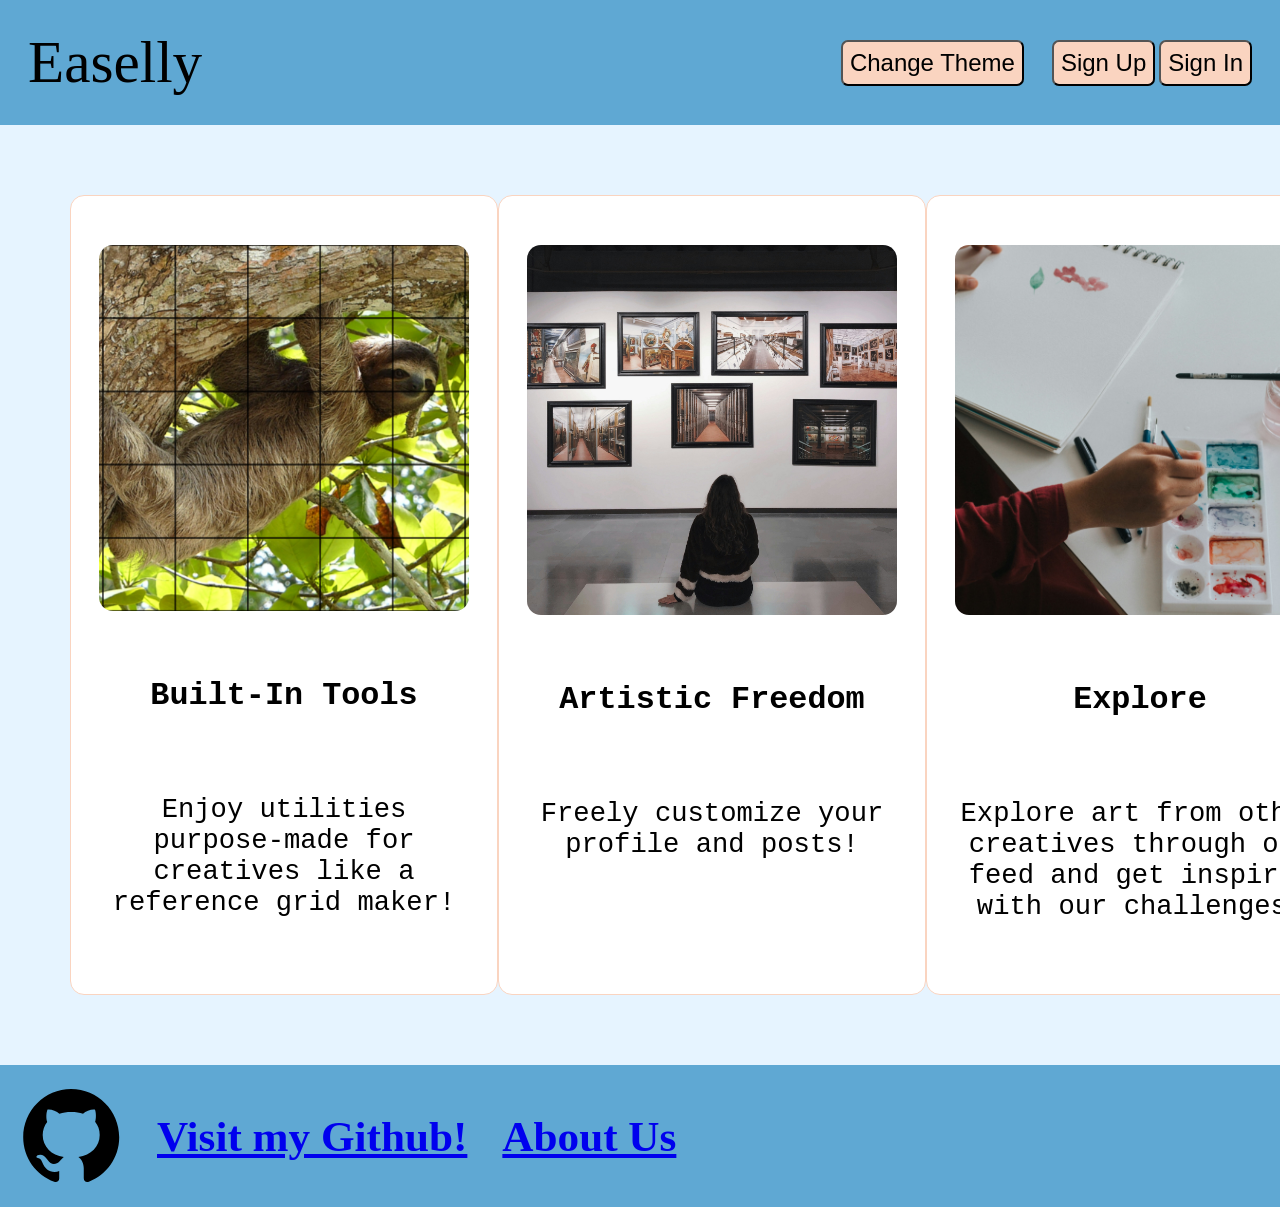
<file: dark_mode_assignment/html/index.html>
<!-- about us page -->
<!-- doctype declaration - lets browser know what document type to expect -->
<!DOCTYPE html>
<!-- html opening tag - all html code for the page needs to go inside these tags; the language has also been set to english -->
<html lang="en">
<!-- opening head tag; this block will hold the metadata for the webpage-->
<head>
    <!-- this line links the external stylesheet to the html code -->
    <link rel="stylesheet" type="text/css" href="../css/style.css">
    <!-- let browser knwo which character set to use -->
    <meta charset="UTF-8">
    <!-- set the page to follow the width of the device, and set the initial scalle to 1 (when page is first loaded) -->
    <meta name="viewport" content="width=device-width, initial-scale=1.0">
    <!-- this is the title of the webpage. it will appear on the browser tab -->
    <title>Easelly</title>
</head>
<body>
    <!-- container for the main webpage content-->
        <div id="main-container">

            <!-- [HEADER] -->
            <header>
                <!-- header container for styling -->
                <div id="header-container">
                    <!-- header title (app name) -->
                    <div id="header-title">
                            Easelly
                    </div>

                    <!-- container holding nav links -->
                    <div id="header-nav-contents">
                        <!-- theme toggle -->
                        <div class="theme-toggle">
                                <button id="theme-toggle-btn">
                                    Change Theme
                                </button>
                        </div>

                        <!-- user authentication buttons (in progress) -->
                        <div class="authentication-action-buttons">
                                <button id="sign-up-button" class="nav-item">
                                    Sign Up
                                </button>
                                <button id="sign-in-button" class="nav-item">
                                    Sign In
                                </button>
                        </div>
                    </div>
                </div>
            </header>
            <!-- [HEADER END] -->

            <!-- [MAIN CONTENT]-->
            <main>
                <!-- main content container -->
                <div id="main-content-container">
                    <!-- card 1 -->
                    <div class="feature-card">
                        <img src="../img/sloth.png" alt="sloth picture with reference grid over it" class="card-img">
                        <h3>
                            Built-In Tools
                        </h3>
                        <p>
                            Enjoy utilities purpose-made for creatives like a reference grid maker!
                        </p>
                    </div>
                    <!-- card 2 -->
                    <div class="feature-card">
                        <img src="../img/museum_wall.jpg" alt="person looking at artworks on a museum wall" class="card-img">
                        <h3>
                            Artistic Freedom
                        </h3>
                        <p>
                            Freely customize your profile and posts!
                        </p>
                    </div>
                    <!-- card 3 -->
                    <div class="feature-card">
                        <img src="../img/painting.jpg" alt="watercolor painting" class="card-img">
                        <h3>
                            Explore
                        </h3>
                        <p>
                            Explore art from other creatives through our feed and get inspired with our challenges!
                        </p>
                    </div>
                </div>
            </main>
            <!-- [MAIN CONTENT END] -->

            <!-- [FOOTER] -->
            <footer>
                <div class="footer-item">
                    <img src="../img/GitHub_Invertocat_Black_Clearspace.svg" alt="github logo" id="github-logo-image">
                    <a href="https://github.com/r2rose" class="footer-link">Visit my Github!</a>
                </div>
                <div class="footer-item">
                    <a href="../html/about.html" class="footer-link">About Us</a>
                </div>
            </footer>
            <!-- [FOOTER END] -->
        </div>
    <script src="../js/dark_mode.js"></script>
</body>
</html>
</file>
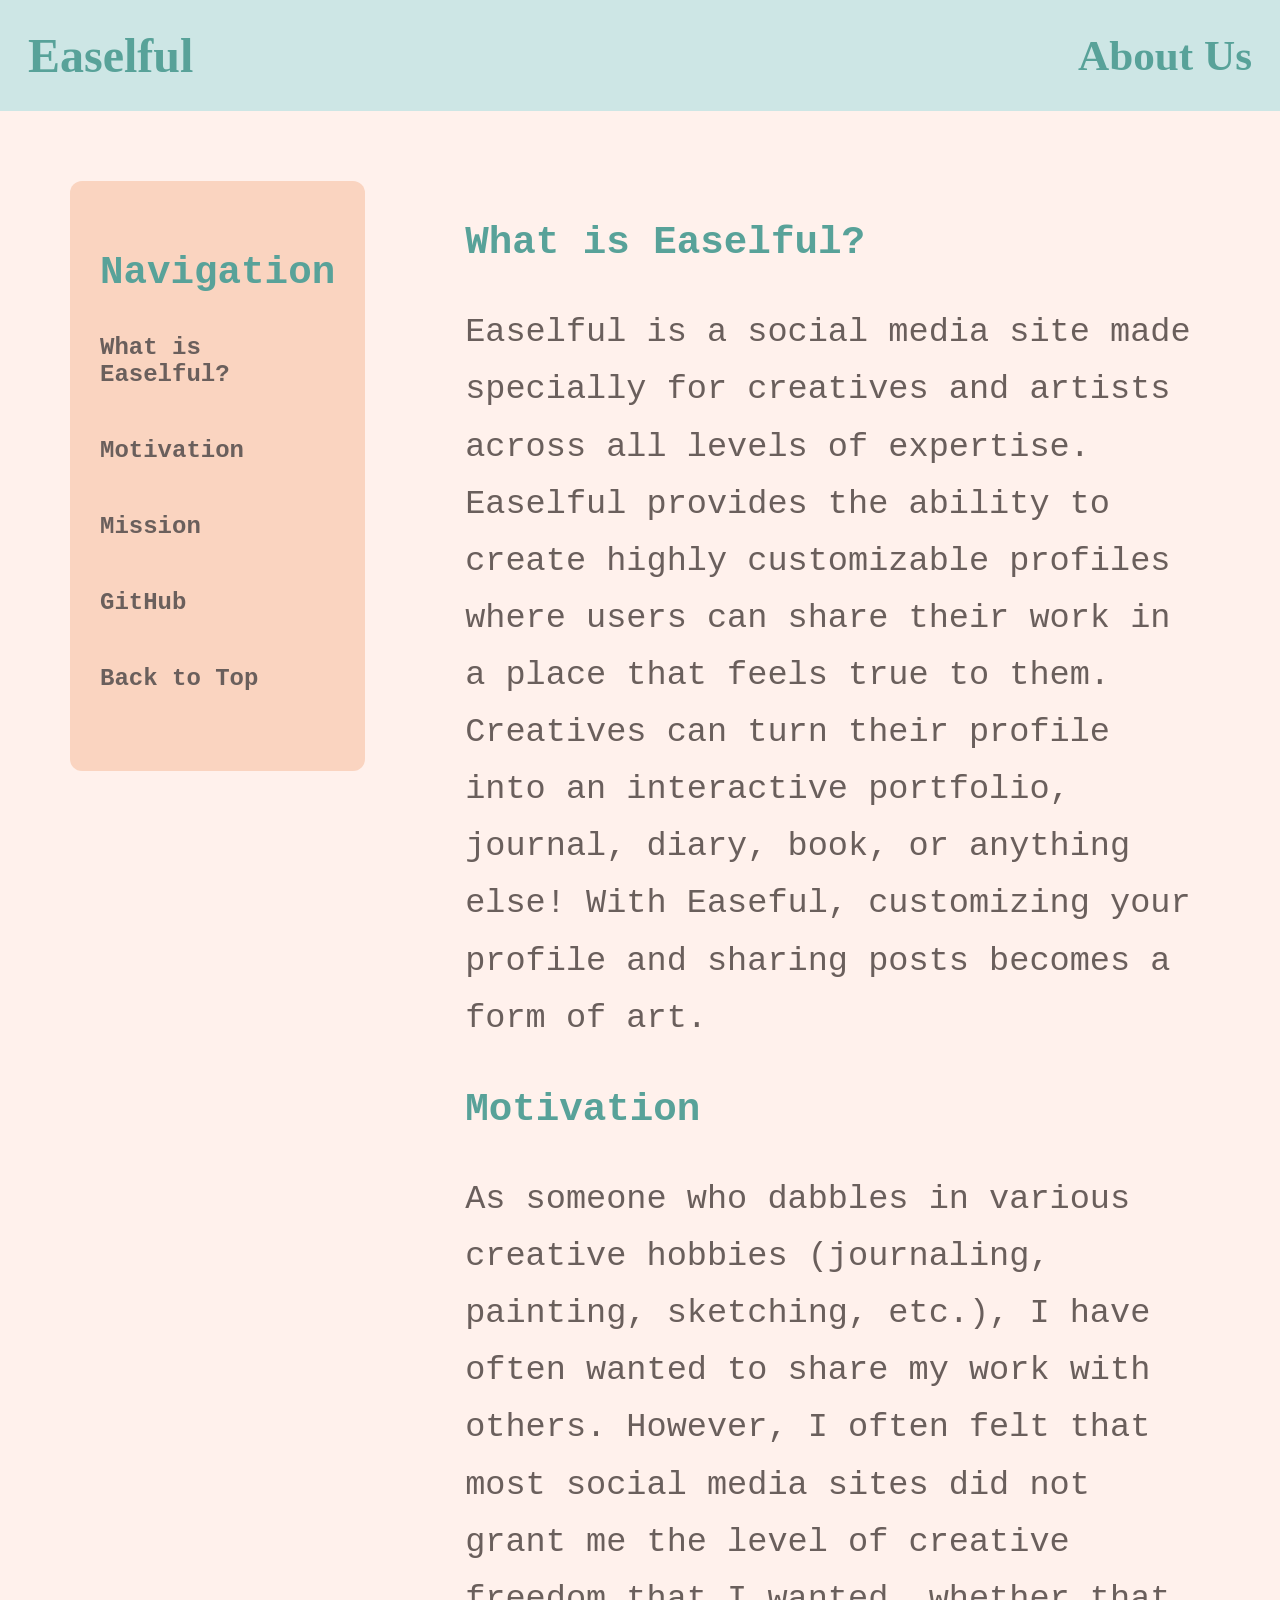
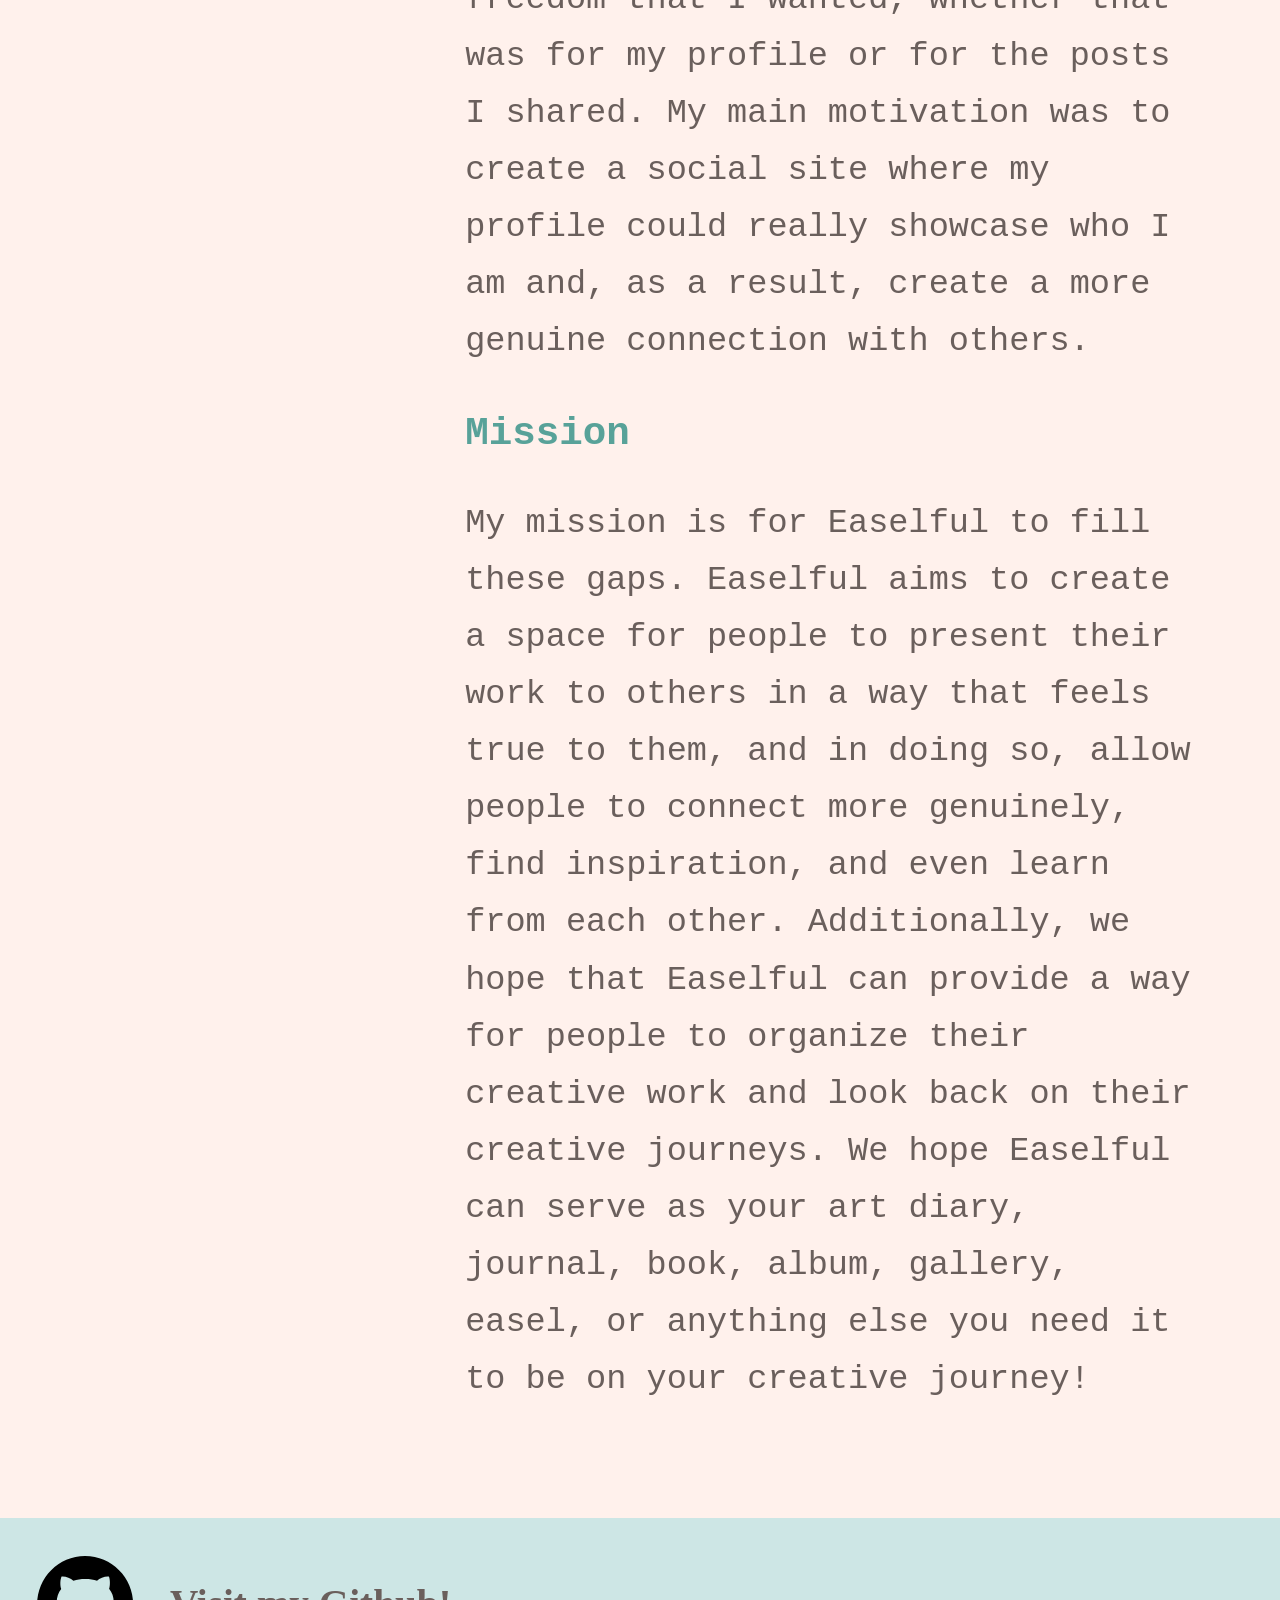
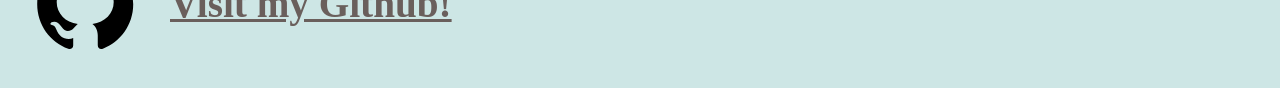
<file: css_content_layouts_assignment/html/about.html>
<!-- about us page -->
<!-- doctype declaration - lets browser know what document type to expect -->
<!DOCTYPE html>
<!-- html opening tag - all html code for the page needs to go inside these tags; the language has also been set to english -->
<html lang="en">
<!-- opening head tag; this block will hold the metadata for the webpage-->
<head>
    <!-- this line links the external stylesheet to the html code -->
    <link rel="stylesheet" type="text/css" href="../css/style.css">
    <!-- let browser knwo which character set to use -->
    <meta charset="UTF-8">
    <!-- set the page to follow the width of the device, and set the initial scalle to 1 (when page is first loaded) -->
    <meta name="viewport" content="width=device-width, initial-scale=1.0">
    <!-- this is the title of the webpage. it will appear on the browser tab -->
    <title>About Us</title>
</head>
<!-- added id to return to top of the page -->
<body id="top">
    <!-- the page content will be wrapped in a "container"; this also makes applying styling using css easier -->
    <div id="container">
        <!-- this is the header element -->
        <header>
            <!-- site name element inside the header (given a "header-site-name" id for css styling)-->
            <h1 id="header-site-name">
                Easelful
            </h1>
            <!-- page name element inside the header (given a "header-page-name" id for css styling)-->
            <h2 id="header-page-name">
                About Us
            </h2>
        </header>

        <!-- container for the main webpage content-->
        <div id="main">
            <!-- vertical navbar on the left (spanning from bottom of header to top of footer) -->
            <nav id="vertical-navbar">
                <h3 class="main-header">
                    Navigation
                </h3>
                <!-- list of navbar links -->
                <ul>
                    <li>
                        <a href="#what-is-easelful" class="main-content">
                            What is Easelful?
                        </a>
                    </li>

                    <li>
                        <a href="#motivation" class="main-content">
                            Motivation
                        </a>
                    </li>

                    <li>
                        <a href="#mission" class="main-content">
                            Mission
                        </a>
                    </li>

                    <li>
                        <a href="#github-link" class="main-content">
                            GitHub
                        </a>
                    </li>

                    <li>
                        <a href="#top" class="main-content">
                            Back to Top
                        </a>
                    </li>
                </ul>


            </nav>

            <!-- wrap text content for css flexbox -->
            <div id="main-content-wrapper">
                <h3 class="main-header" id="what-is-easelful">
                    What is Easelful?
                </h3>
                <p class="main-content">
                    Easelful is a social media site made specially for creatives and artists across all levels of expertise.
                    Easelful provides the ability to create highly customizable profiles where users can share their work in a place that feels true to them.
                    Creatives can turn their profile into an interactive portfolio, journal, diary, book, or anything else!
                    With Easeful, customizing your profile and sharing posts becomes a form of art.
                </p>

                <h3 class="main-header" id="motivation">
                    Motivation
                </h3>
                <p class="main-content">
                    As someone who dabbles in various creative hobbies (journaling, painting, sketching, etc.), I have often wanted to share my work with others.
                    However, I often felt that most social media sites did not grant me the level of creative freedom that I wanted, whether that was for my profile or for the posts I shared.
                    My main motivation was to create a social site where my profile could really showcase who I am and, as a result, create a more genuine connection with others.
                </p>
                <h3 class="main-header" id="mission">
                    Mission
                </h3>
                <p class="main-content">
                    My mission is for Easelful to fill these gaps. 
                    Easelful aims to create a space for people to present their work to others in a way that feels true to them, and in doing so, allow people to connect more genuinely, find inspiration, and even learn from each other.
                    Additionally, we hope that Easelful can provide a way for people to organize their creative work and look back on their creative journeys.
                    We hope Easelful can serve as your art diary, journal, book, album, gallery, easel, or anything else you need it to be on your creative journey!
                </p>
            </div>
        </div>

        <!-- footer element -->
        <footer>
            <img src="../../external_stylesheet_assignment/images/GitHub_Invertocat_Black_Clearspace.svg" alt="github logo" id="github-logo-image">
            <a href="https://github.com/r2rose" id="github-link">Visit my Github!</a>
        </footer>
    </div>
</body>
</html>
</file>
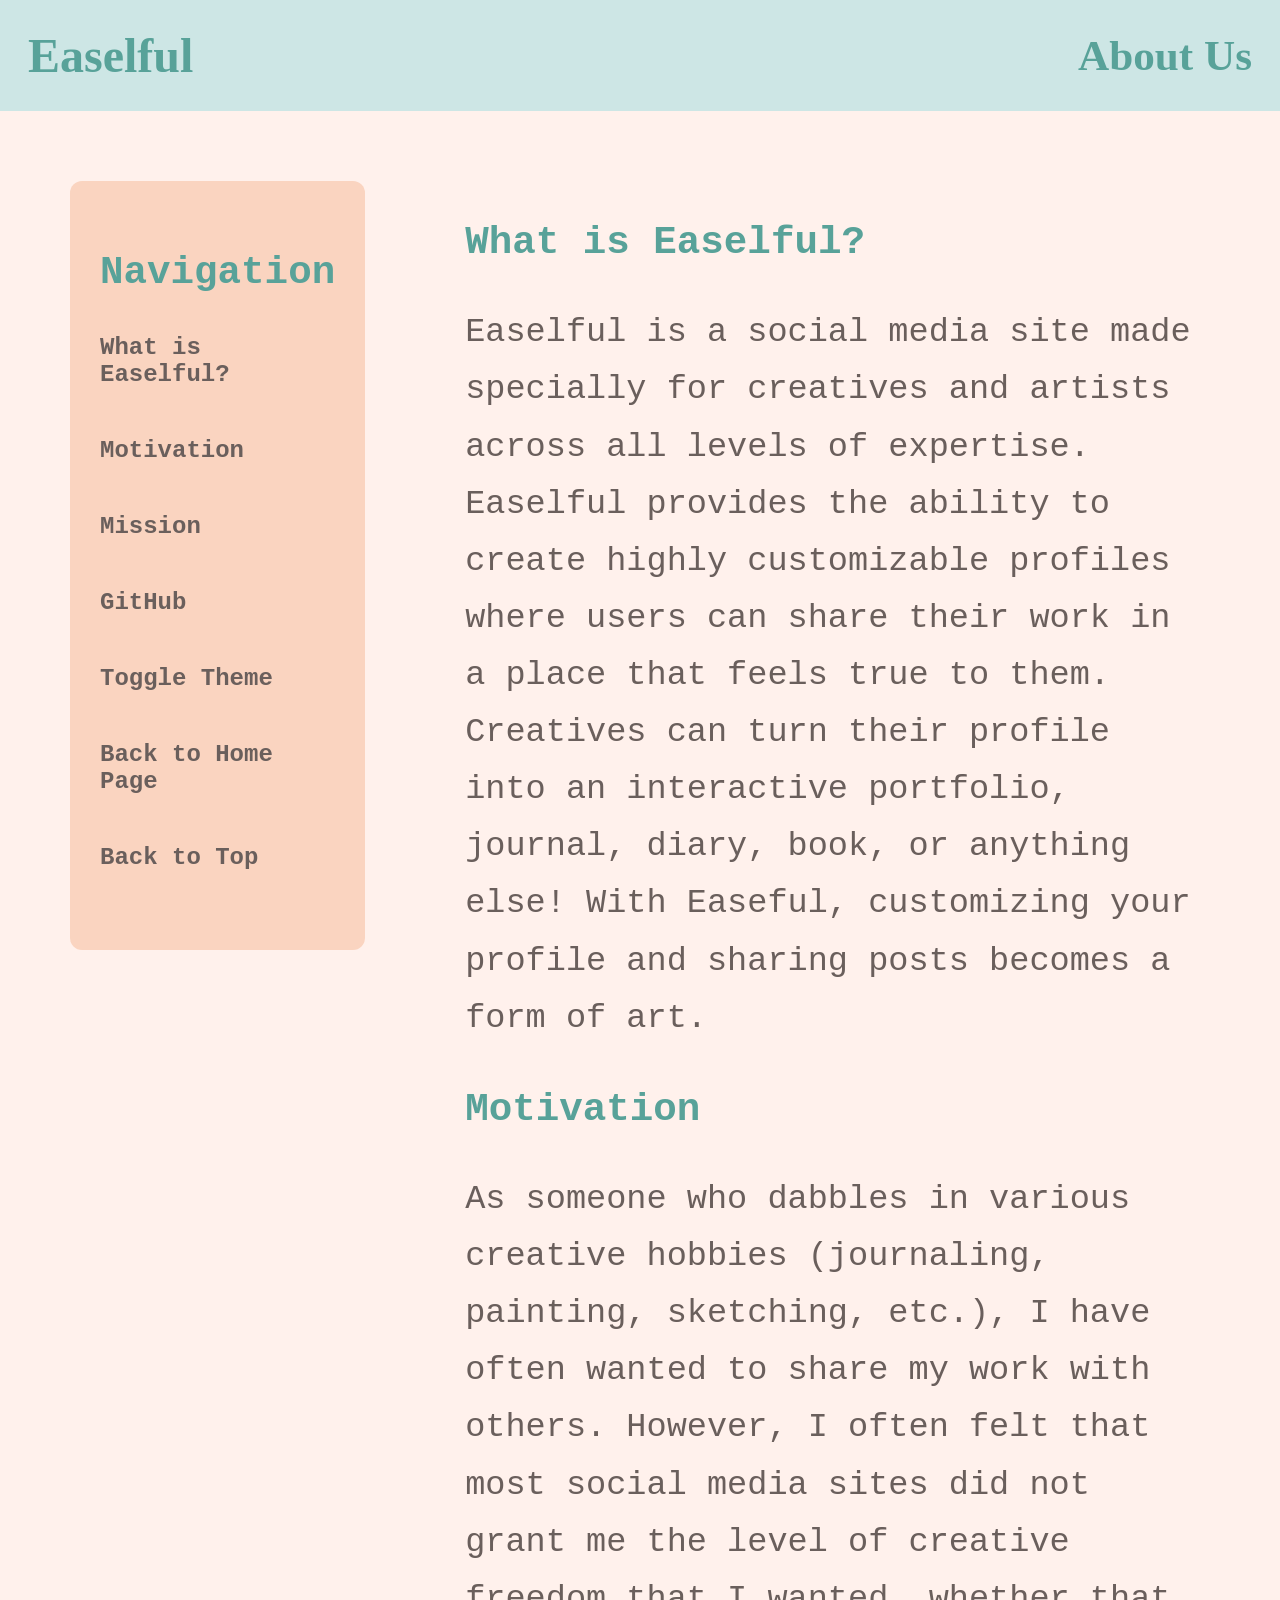
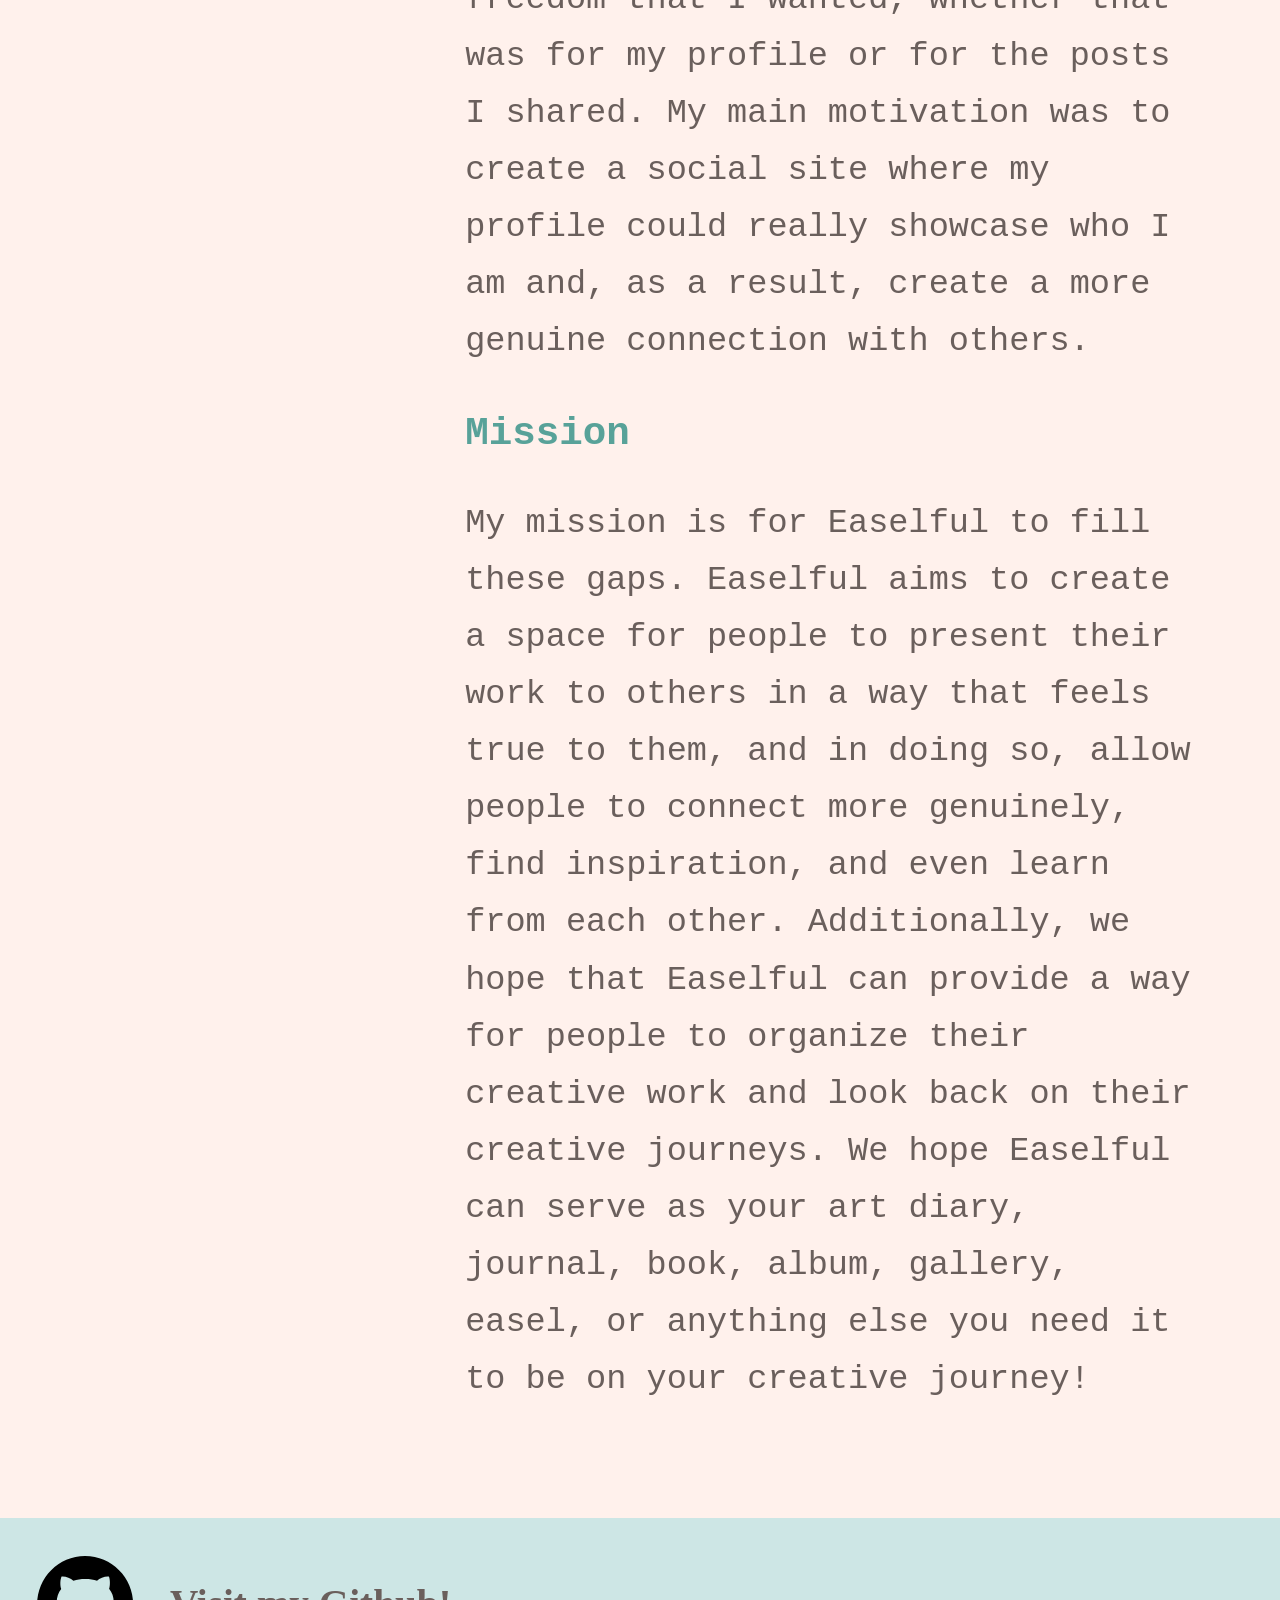
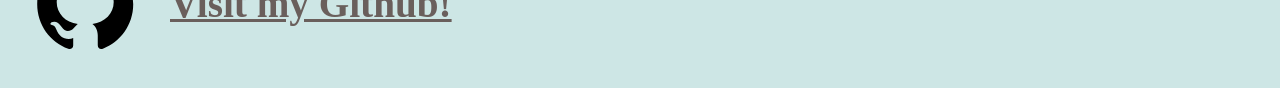
<file: dark_mode_assignment/html/about.html>
<!-- about us page -->
<!-- doctype declaration - lets browser know what document type to expect -->
<!DOCTYPE html>
<!-- html opening tag - all html code for the page needs to go inside these tags; the language has also been set to english -->
<html lang="en">
<!-- opening head tag; this block will hold the metadata for the webpage-->
<head>
    <!-- this line links the external stylesheet to the html code -->
    <link rel="stylesheet" type="text/css" href="../css/about.css">
    <!-- let browser knwo which character set to use -->
    <meta charset="UTF-8">
    <!-- set the page to follow the width of the device, and set the initial scalle to 1 (when page is first loaded) -->
    <meta name="viewport" content="width=device-width, initial-scale=1.0">
    <!-- this is the title of the webpage. it will appear on the browser tab -->
    <title>About Us</title>
</head>
<!-- added id to return to top of the page -->
<body id="top">
    <!-- the page content will be wrapped in a "container"; this also makes applying styling using css easier -->
    <div id="container">
        <!-- this is the header element -->
        <header>
            <!-- site name element inside the header (given a "header-site-name" id for css styling)-->
            <h1 id="header-site-name">
                Easelful
            </h1>
            <!-- page name element inside the header (given a "header-page-name" id for css styling)-->
            <h2 id="header-page-name">
                About Us
            </h2>
        </header>

        <!-- container for the main webpage content-->
        <div id="main">
            <!-- vertical navbar on the left (spanning from bottom of header to top of footer) -->
            <nav id="vertical-navbar">
                <h3 class="main-header">
                    Navigation
                </h3>
                <!-- list of navbar links -->
                <ul>
                    <li>
                        <a href="#what-is-easelful" class="main-content">
                            What is Easelful?
                        </a>
                    </li>

                    <li>
                        <a href="#motivation" class="main-content">
                            Motivation
                        </a>
                    </li>

                    <li>
                        <a href="#mission" class="main-content">
                            Mission
                        </a>
                    </li>

                    <li>
                        <a href="#github-link" class="main-content">
                            GitHub
                        </a>
                    </li>
                    <li>
                        <a href="#" id="theme-toggle-btn" class="main-content">
                            Toggle Theme
                        </a>
                    </li>
                    <li>
                        <a href="../html/index.html" class="main-content">
                            Back to Home Page
                        </a>
                    </li>
                    <li>
                        <a href="#top" class="main-content">
                            Back to Top
                        </a>
                    </li>
                </ul>


            </nav>

            <!-- wrap text content for css flexbox -->
            <div id="main-content-wrapper">
                <h3 class="main-header" id="what-is-easelful">
                    What is Easelful?
                </h3>
                <p class="main-content">
                    Easelful is a social media site made specially for creatives and artists across all levels of expertise.
                    Easelful provides the ability to create highly customizable profiles where users can share their work in a place that feels true to them.
                    Creatives can turn their profile into an interactive portfolio, journal, diary, book, or anything else!
                    With Easeful, customizing your profile and sharing posts becomes a form of art.
                </p>

                <h3 class="main-header" id="motivation">
                    Motivation
                </h3>
                <p class="main-content">
                    As someone who dabbles in various creative hobbies (journaling, painting, sketching, etc.), I have often wanted to share my work with others.
                    However, I often felt that most social media sites did not grant me the level of creative freedom that I wanted, whether that was for my profile or for the posts I shared.
                    My main motivation was to create a social site where my profile could really showcase who I am and, as a result, create a more genuine connection with others.
                </p>
                <h3 class="main-header" id="mission">
                    Mission
                </h3>
                <p class="main-content">
                    My mission is for Easelful to fill these gaps. 
                    Easelful aims to create a space for people to present their work to others in a way that feels true to them, and in doing so, allow people to connect more genuinely, find inspiration, and even learn from each other.
                    Additionally, we hope that Easelful can provide a way for people to organize their creative work and look back on their creative journeys.
                    We hope Easelful can serve as your art diary, journal, book, album, gallery, easel, or anything else you need it to be on your creative journey!
                </p>
            </div>
        </div>

        <!-- footer element -->
        <footer>
            <img src="../../external_stylesheet_assignment/images/GitHub_Invertocat_Black_Clearspace.svg" alt="github logo" id="github-logo-image">
            <a href="https://github.com/r2rose" id="github-link">Visit my Github!</a>
        </footer>
    </div>
<script src="../js/dark_mode.js"></script>
</body>
</html>
</file>
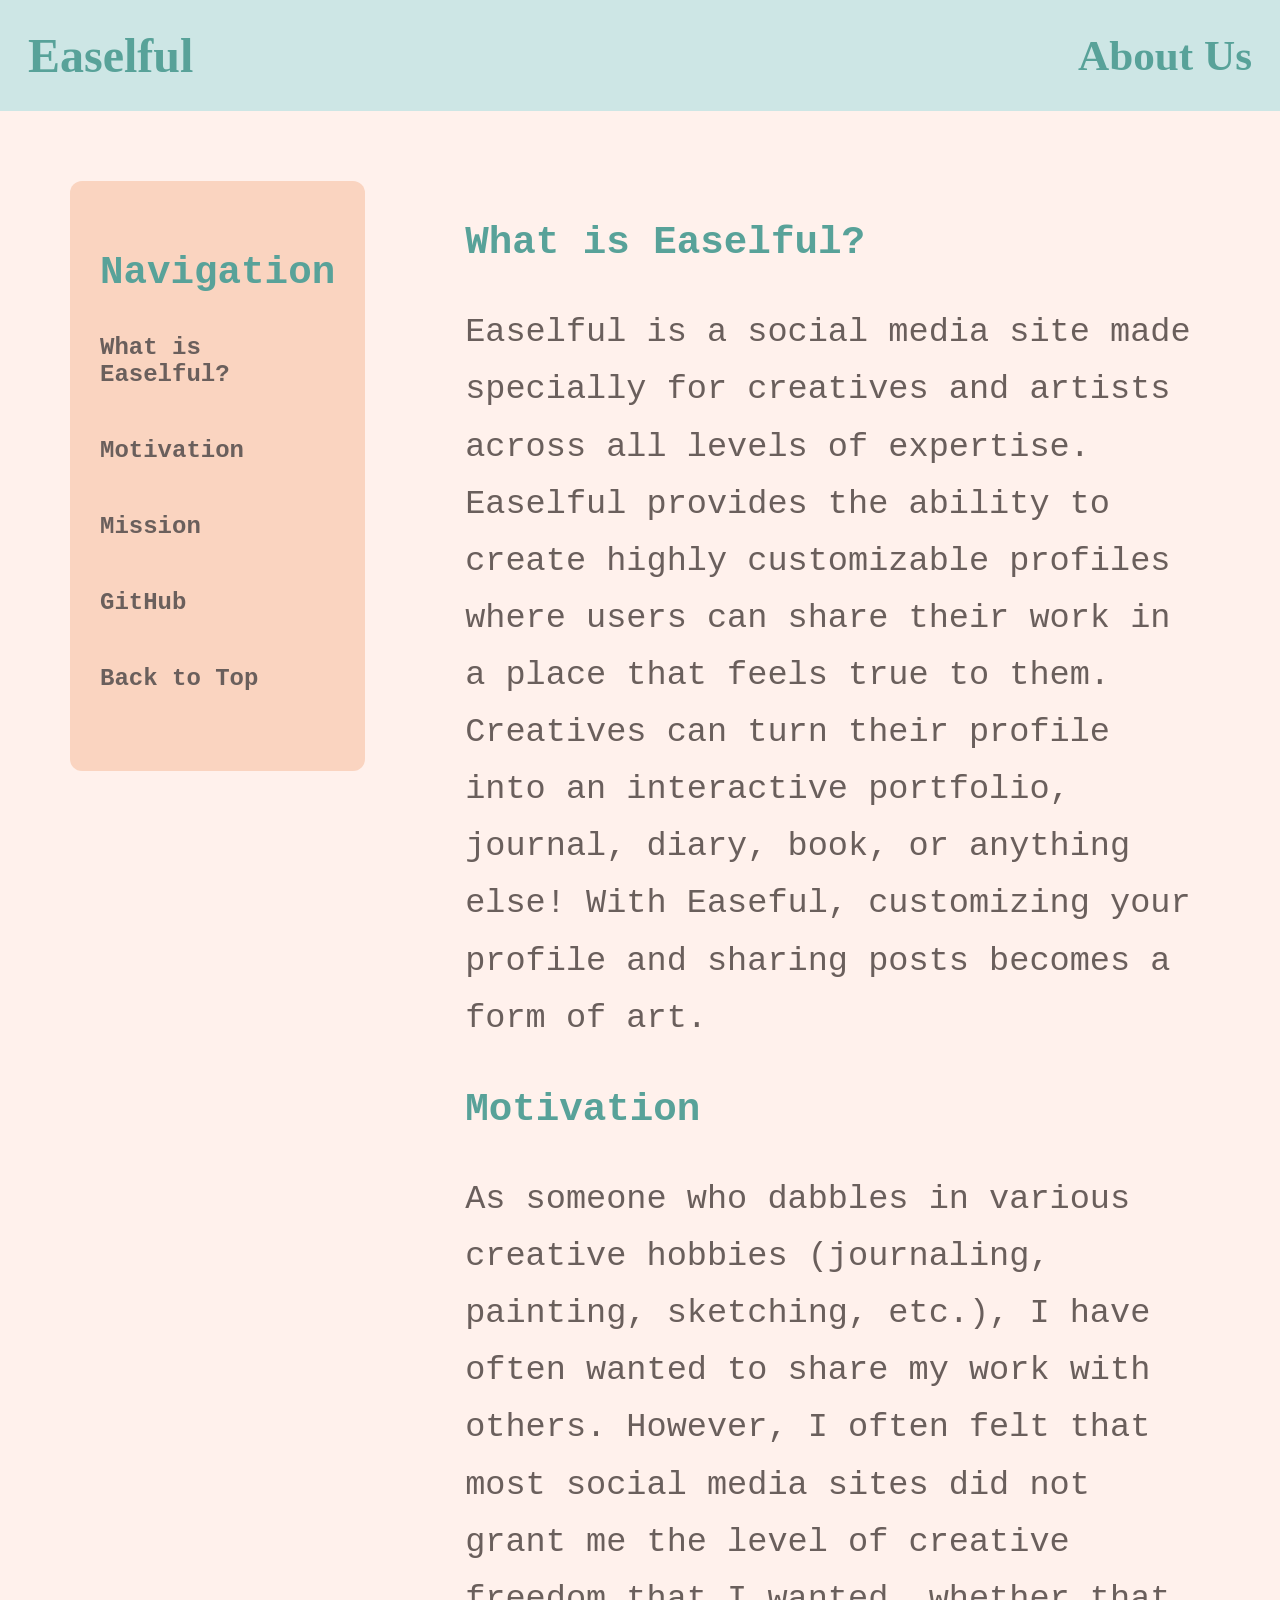
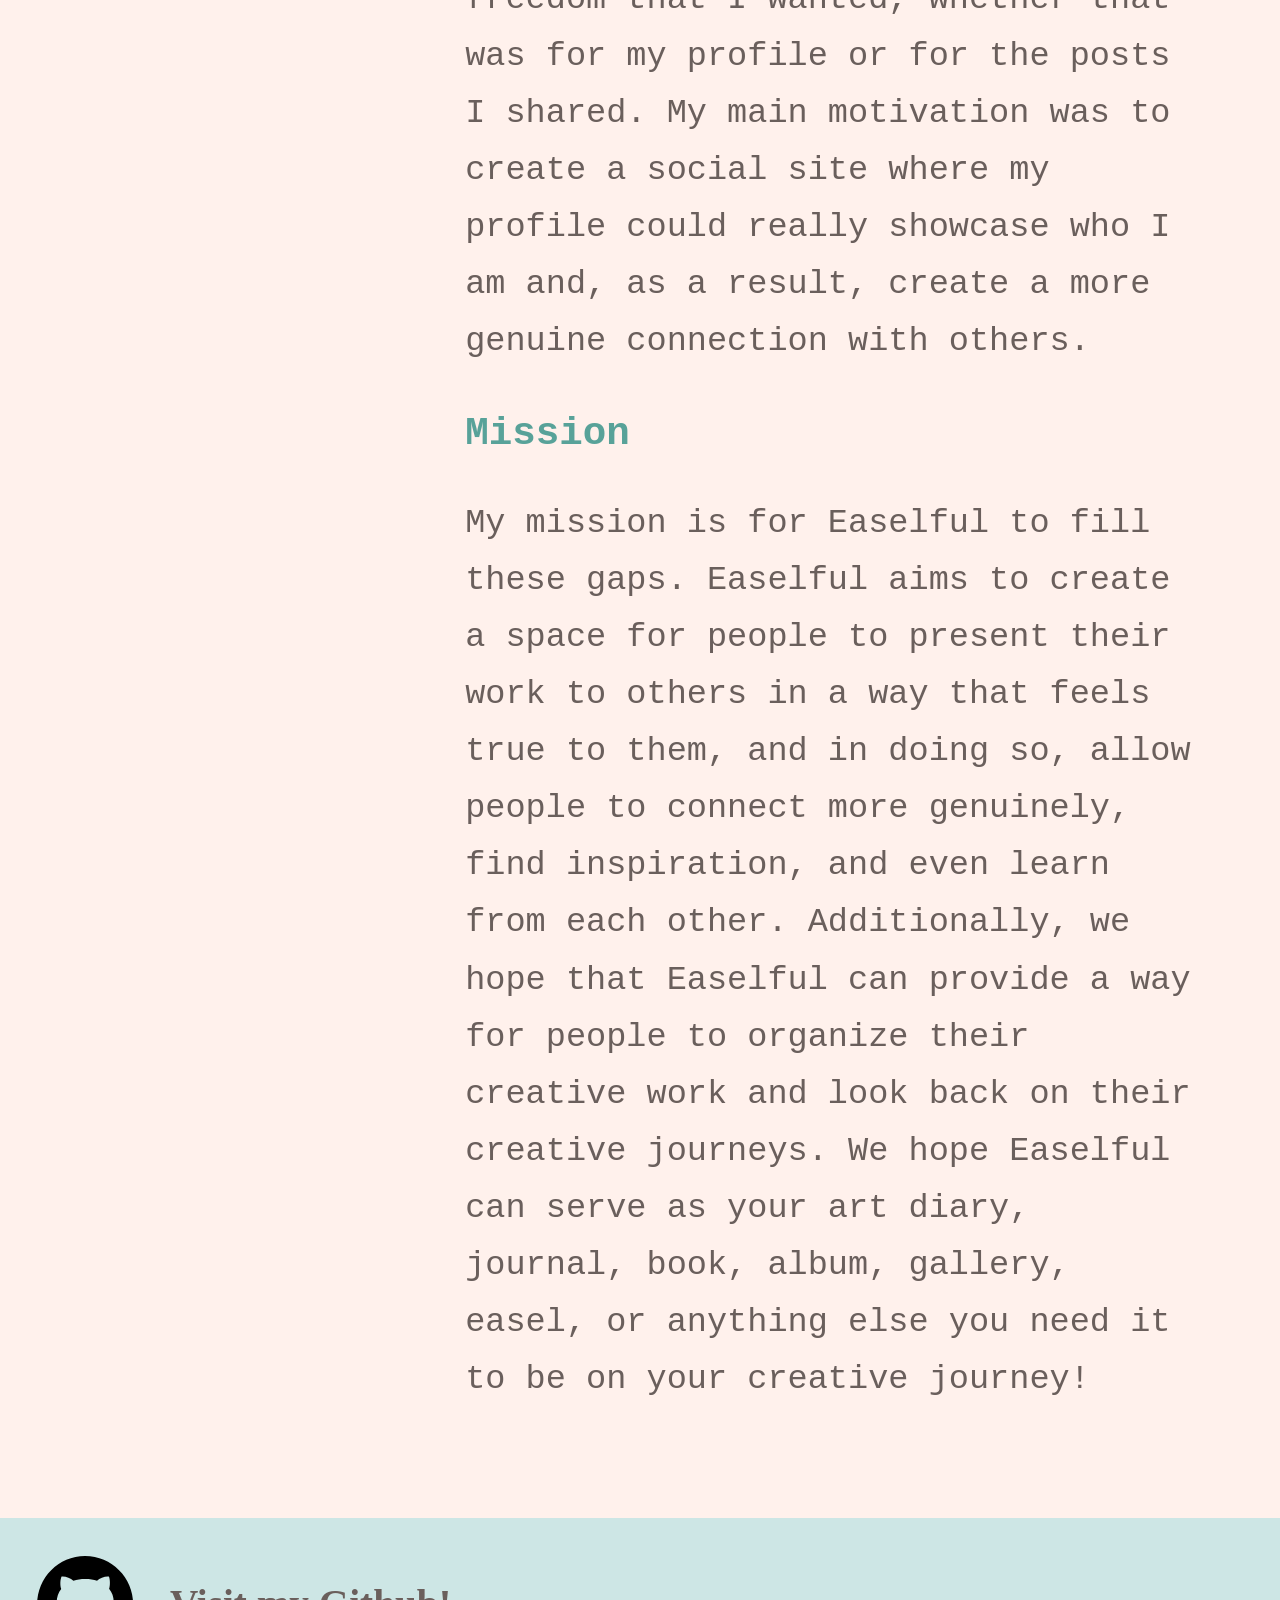
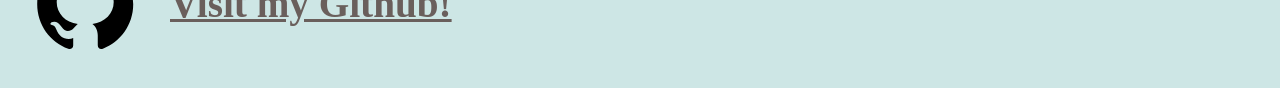
<file: external_stylesheet_assignment/html/about.html>
<!-- about us page -->
<!-- doctype declaration - lets browser know what document type to expect -->
<!DOCTYPE html>
<!-- html opening tag - all html code for the page needs to go inside these tags; the language has also been set to english -->
<html lang="en">
<!-- opening head tag; this block will hold the metadata for the webpage-->
<head>
    <!-- this line links the external stylesheet to the html code -->
    <link rel="stylesheet" type="text/css" href="../css/style.css">
    <!-- let browser knwo which character set to use -->
    <meta charset="UTF-8">
    <!-- set the page to follow the width of the device, and set the initial scalle to 1 (when page is first loaded) -->
    <meta name="viewport" content="width=device-width, initial-scale=1.0">
    <!-- this is the title of the webpage. it will appear on the browser tab -->
    <title>About Us</title>
</head>
<!-- added id to return to top of the page -->
<body id="top">
    <!-- the page content will be wrapped in a "container"; this also makes applying styling using css easier -->
    <div id="container">
        <!-- this is the header element -->
        <header>
            <!-- site name element inside the header (given a "header-site-name" id for css styling)-->
            <h1 id="header-site-name">
                Easelful
            </h1>
            <!-- page name element inside the header (given a "header-page-name" id for css styling)-->
            <h2 id="header-page-name">
                About Us
            </h2>
        </header>

        <!-- container for the main webpage content-->
        <div id="main">
            <!-- vertical navbar on the left (spanning from bottom of header to top of footer) -->
            <nav id="vertical-navbar">
                <h3 class="main-header">
                    Navigation
                </h3>
                <!-- list of navbar links -->
                <ul>
                    <li>
                        <a href="#what-is-easelful" class="main-content">
                            What is Easelful?
                        </a>
                    </li>

                    <li>
                        <a href="#motivation" class="main-content">
                            Motivation
                        </a>
                    </li>

                    <li>
                        <a href="#mission" class="main-content">
                            Mission
                        </a>
                    </li>

                    <li>
                        <a href="#github-link" class="main-content">
                            GitHub
                        </a>
                    </li>

                    <li>
                        <a href="#top" class="main-content">
                            Back to Top
                        </a>
                    </li>
                </ul>


            </nav>

            <!-- wrap text content for css flexbox -->
            <div id="main-content-wrapper">
                <h3 class="main-header" id="what-is-easelful">
                    What is Easelful?
                </h3>
                <p class="main-content">
                    Easelful is a social media site made specially for creatives and artists across all levels of expertise.
                    Easelful provides the ability to create highly customizable profiles where users can share their work in a place that feels true to them.
                    Creatives can turn their profile into an interactive portfolio, journal, diary, book, or anything else!
                    With Easeful, customizing your profile and sharing posts becomes a form of art.
                </p>

                <h3 class="main-header" id="motivation">
                    Motivation
                </h3>
                <p class="main-content">
                    As someone who dabbles in various creative hobbies (journaling, painting, sketching, etc.), I have often wanted to share my work with others.
                    However, I often felt that most social media sites did not grant me the level of creative freedom that I wanted, whether that was for my profile or for the posts I shared.
                    My main motivation was to create a social site where my profile could really showcase who I am and, as a result, create a more genuine connection with others.
                </p>
                <h3 class="main-header" id="mission">
                    Mission
                </h3>
                <p class="main-content">
                    My mission is for Easelful to fill these gaps. 
                    Easelful aims to create a space for people to present their work to others in a way that feels true to them, and in doing so, allow people to connect more genuinely, find inspiration, and even learn from each other.
                    Additionally, we hope that Easelful can provide a way for people to organize their creative work and look back on their creative journeys.
                    We hope Easelful can serve as your art diary, journal, book, album, gallery, easel, or anything else you need it to be on your creative journey!
                </p>
            </div>
        </div>

        <!-- footer element -->
        <footer>
            <img src="../images/GitHub_Invertocat_Black_Clearspace.svg" alt="github logo" id="github-logo-image">
            <a href="https://github.com/r2rose" id="github-link">Visit my Github!</a>
        </footer>
    </div>
</body>
</html>
</file>
<file: dark_mode_assignment/css/style.css>
/* css stylesheet for landing page */

/* color palette */
/* create the font and color variables inside root element for global access */
:root{
    --alice-blue: #E6F4FF;  /* alice blue - site background */
    --fresh-sky: #5fa8d3;   /* fresh sky */
    --peach-fuzz: #fad4c0;  /* peach fuzz */
    --white: #ffffff; 
    --black: #000000;
    
    /* set courier new as the main font with courier and monospace as fallbacks if courier new fails to load */
    --main-font: "Courier New", Courier, monospace; 
    /* set times new roman as the secondary font with times and serif as fallbacks */
    --secondary-font: "Times New Roman", Times, serif;
}

.dark_mode{
    --alice-blue: #121820; /* dark mode replacement for alice blue */
    --fresh-sky: #275678; /* dark mode replacement for fresh sky */
    --peach-fuzz: #c48877; /* dark mode replacement for peach fuzz */
    --white: #16202c; /* darken card bg */
    --black: #ffffff;
}

/* styling for the body of the webpage */
body{
    /* alice blue - page background color; (variable defined inside the root above is called) */
    background-color: var(--alice-blue);
    /* no margin for the body so that content can use all available space */
    margin: 0px;
}

/* styling for the header container */
#header-container{
    /* turn the header into a flexbox, so that header elements can be placed next to each other horizontally rather than just vertically */
    display: flex;
    /* keeps the content evenly spaced out with the first and last elements being placed at their corresponding edges */
    justify-content: space-between;
    /* align items vertically */
    align-items: center;
    /* sets the width to 100% of available space so that the header can spread across the entire width of the screen */
    width: 100%;
    /* prevents problems where padding makes items go past the screen width */
    box-sizing: border-box;
    /* add a padding of 28px so that the heading items are not placed at the very edge */
    padding: 28px;
    /* set header fonts to the secondary font defined in the root element */
    font-family: var(--secondary-font);
    /* set font color */
    color: var(--black);
}

header{
    /* set bg color */
    background: var(--fresh-sky);
}

/* styling for header title (app name) */
#header-title{
    /* makes the heading text larger */
    font-size: 370%;
}

/* styling for the nav contents container */
#header-nav-contents{
    /* make the container a flexbox, so elements line up horizontally */
    display: flex;
    /* create an even space between items */
    justify-content: space-between;
    /* create a gap between the theme toggle and sign up buttons (each their own div) */
    gap: 28px;
    
}

/* styling for header buttons */
#header-nav-contents button{
    /* set background color */
    background-color: var(--peach-fuzz);
    /* create rounded corners */
    border-radius: 7px;
    /* apply padding for button's inner text */
    padding: 7px;
    /* make font larger */
    font-size: 150%;
    /* prevents problems where padding makes items go past the screen width */
    box-sizing: border-box;
    /* align items vertically */
    align-items: center;
    /* set font color */
    color: var(--black);
}
#header-nav-contents button:hover {
    /* on hover, make the button color alice blue */
    background-color: var(--alice-blue);
    /* slight lift effect */
    transform: translateY(-3px);
}

#main-content-container{
    /* center div technique (from class lecture CSS part 2); set left and right margins of the div container to auto, and this tells the browser to maintain an equal distances on the right and left */
    margin:0px auto;
    /* set width to entire screen size */
    width:100%;
    /* make this a flexbox */
    display: flex;
    /* space items evenly */
    justify-content: space-evenly;
    /* align items to the center */
    align-items: center;
    /* apply a padding */
    padding: 70px;
    /* prevents problems where padding makes items go past the screen width */
    box-sizing: border-box;
    font-family: var(--main-font);
}

.feature-card {
    /* set card background color to white */
    background-color: var(--white);
    /* add a border */
    border: 1px solid var(--peach-fuzz);
    /* round corners */
    border-radius: 14px;
    /* apply padding */
    padding-inline: 28px;
    padding-block: 49px;
    /* set the cards' width and height*/
    width: 500px;
    height: 700px;
    /* make cards a flexbox */
    display: flex;
    /* stack items vertically */
    flex-direction: column;
    /* space items evenly from the start */
    justify-content: flex-start;
    /* apply a consistent gap */
    gap: 21px;
    /* center content horizontally */
    align-items: center; 
    /* center text*/
    text-align: center;
    /* make text larger */
    font-size: 170%;
    /* set font color */
    color: var(--black);
}

/* make images inside the feature cards to stay small and neat */
.feature-card img {
    /* set img width and height */
    width: 370px;
    height: 370px;
    /* do not warp the image, rather crop it */
    object-fit: cover;

    border-radius: 14px;
    margin-bottom: 14px;
}

/* styling for footer */

footer{
    /* fresh sky - footer background color (this makes it look like a bar at the bottom of the page */
    background-color: var(--fresh-sky);
    /* turn the footer into a flexbox, so that footer elements can be placed next to each other horizontally rather than just vertically */
    display: flex;
    /* add a gap */
    gap: 35px;
    /* align items from the start of the container */
    justify-content: flex-start;
    /* aligns items vertically */
    align-items: center;
    /* prevents problems where padding makes items go past the screen width */
    box-sizing: border-box;
    /* sets the width to 100% of available space so that the footer can spread across the entire width of the screen */
    width: 100%;
    /* set footer fonts to the secondary font defined in the root element */
    font-family: var(--secondary-font);
}

/* style the footer items */
.footer-item{
    display: flex;
    align-items: center;
    gap: 15px;
}
/* styling for github logo inside the footer */
#github-logo-image{
    /* set image margin to 21 pixels */
    margin: 7px;
    font-family: var(--secondary-font);
    
}

/* styling for github profile link inside the footer */
.footer-link{
    /* set link font size to 245%*/
    font-size: 270%;
    /* make the link text bold */
    font-weight: bold;
}

/* github link styling for when the link is visited */
.footer-link:visited{
    /* set color to black (unchanged) when link is visited */
    color: var(--black);
}

/* github link styling for when the link is hovered over */
.footer-link:hover{
    /* set color to alice blue when link is hovered over */
    color: var(--alice-blue);
}
</file>
<file: css_content_layouts_assignment/css/style.css>
/* css stylesheet for about page */
/* color palette is Whimsical Hues from coolors.co with minor changes */


/* color palette */
/* create the font and color variables inside root element for global access */
:root{
    --seashell: #FFF1EC;        /* seashell */
    --light-cyan: #CDE6E5;      /* light cyan */
    --tropical-teal: #58A299;   /*tropical teal*/
    --taupe-grey: #6A5F5C;           /* taupe grey */
    --peach-fuzz: #FAD4C0;      /* peach fuzz */ 
    
    /* set courier new as the main font with courier and monospace as fallbacks if courier new fails to load */
    --main-font: "Courier New", Courier, monospace; 
    /* set times new roman as the secondary font with times and serif as fallbacks */
    --secondary-font: "Times New Roman", Times, serif;
}

/* styling for the body of the webpage*/

body{
    /* seashell - page background color; (variable defined inside the root above is called) */
    background-color: var(--seashell);
    /* no margin for the body so that content can use all available space */
    margin: 0;
}

/* styling for the webpage's container */

#container{
    /* center div technique (from class lecture CSS part 2); set left and right margins of the div container to auto, and this tells the browser to maintain an equal distances on the right and left */
    margin:0px auto;
    width:100%;
}

/* styling for header elements */

header{
    /* light cyan - header background color (this makes it look like a bar at the top of the page */
    background-color: var(--light-cyan);
    /* turn the header into a flexbox, so that header elements can be placed next to each other horizontally rather than just vertically */
    display: flex;
    /* keeps the content evenly spaced out with the first and last elements being placed at their corresponding edges */
    justify-content: space-between;
    /* aligns items vertically */
    align-items: center;
    /* sets the width to 100% of available space so that the header can spread across the entire width of the screen */
    width: 100%;
    /* set header fonts to the secondary font defined in the root element */
    font-family: var(--secondary-font);
}

/* applies to element with header-site-name id */
#header-site-name{
    /* add a margin of 28px so that the heading text is not placed at the very edge */
    margin: 28px;
    /* makes the heading text larger */
    font-size: 300%;
    /* tropical teal - heading text color */
    color: var(--tropical-teal);
}

/* applies to element with header-page-name id */
#header-page-name{
    /* add a margin of 28px so that the heading text is not placed at the very edge */
    margin: 28px;
    /* makes the heading text larger (but still slightly smaller than the main heading (site name) */
    font-size: 270%;
    /* tropical teal - heading text color */
    color: var(--tropical-teal);
}

/* styling for main section of the webpage */

#main{
    /* set the margin of the main content container to 70 pixels all around; this gives the main content breathing room around the edges and header */
    margin: 70px;
    /* set the font family to the main font */
    font-family: var(--main-font);
    /* turn the main container into a flexbox */
    display: flex;
    /* stack items in a row */
    flex-direction: row;
    /* create space between the nav bar and the main content */
    gap: 100px;
}

#vertical-navbar{
    /* set initial width to 250px without growth or shrinkage */
    flex: 0 0 250px;
    /* set the bg color to peach fuzz */
    background-color: var(--peach-fuzz);
    /* padding inside the navbar */
    padding: 30px;
    /* give the navbar a rounded border */
    border-radius: 12px;
    /* include padding and borders in sizing (250px) for predictable sizing */
    box-sizing: border-box;
    /* keep height of the navbar fitted to its content height */
    height: fit-content;
    /* sticks the navbar in place at the top left of the screen */
    position: sticky;
    /* keeps the navbar in the top left corner so that the user can always access it */
    top: 40px;
}

/* remove the default bullet points from the list in the vertical navbar */
#vertical-navbar ul{
    list-style-type: none;
    padding: 0px;
    margin: 0px;
}

#vertical-navbar li{
    /* adds space between nav items */
    margin-bottom: 49px;
}

/* style the navigation links */
#vertical-navbar a.main-content {
    /* set font size to 150% */
    font-size: 150%;
    /* removes underline decoration */
    text-decoration: none;
    /* set nav item text to bold */
    font-weight: bold;
    /* make the entire clickable area of the nav link expand to fill the width of the side bar*/
    display: block;
    /* fade into new color instead of snapping */
    transition: color 0.3s ease;
}

/* hover effect for navigation links */
#vertical-navbar a.main-content:hover {
    color: var(--seashell);
}

/* styling for the main text content wrapper (turn into a flexbox) */
#main-content-wrapper {
    /* take up the remaining available space */
    flex: 1;
}

/* adds extra spacing between content sections for readability */
#main-content-wrapper .main-content {
    margin-bottom: 40px;
    line-height: 1.7;
}
/* styling for headers in the main section */
.main-header{
    /* set font size to 245% (smaller than header text, but larger than paragraph content) */
    font-size: 245%;
    /* set main content header color to tropical teal */
    color: var(--tropical-teal)
}

/* styling for paragraph content in the main section */
.main-content{
    /* set font size to 210% (smaller than main content headers) */
    font-size: 210%;
    /* set font color to taupe grey */
    color: var(--taupe-grey);
}

/* styling for footer */

footer{
    /* light cyan - footer background color (this makes it look like a bar at the bottom of the page */
    background-color: var(--light-cyan);
    /* turn the footer into a flexbox, so that footer elements can be placed next to each other horizontally rather than just vertically */
    display: flex;
    /* keeps the content to the left side */
    justify-content: left;
    /* aligns items vertically */
    align-items: center;
    /* sets the width to 100% of available space so that the footer can spread across the entire width of the screen */
    width: 100%;
    /* set footer fonts to the secondary font defined in the root element */
    font-family: var(--secondary-font);
}

/* styling for github logo inside the footer */
#github-logo-image{
    /* set image margin to 21 pixels */
    margin: 21px;
    font-family: var(--secondary-font);
    
}

/* styling for github profile link inside the footer */
#github-link{
    /* set link font size to 245%*/
    font-size: 245%;
    /* make the link text bold */
    font-weight: bold;
}

/* github link styling for when the link is unvisited */
#github-link:link{
    /* set color to taupe grey when link is unvisited */
    color: var(--taupe-grey);
}

/* github link styling for when the link is visited */
#github-link:visited{
    /* set color to tropical teal when link is visited */
    color: var(--tropical-teal);
}

/* github link styling for when the link is hovered over */
#github-link:hover{
    /* set color to seashell when link is hovered over */
    color: var(--seashell);
}
</file>
<file: dark_mode_assignment/css/about.css>
/* css stylesheet for about page */
/* color palette is Whimsical Hues from coolors.co with minor changes */


/* color palette */
/* create the font and color variables inside root element for global access */
:root{
    --seashell: #FFF1EC;        /* seashell */
    --light-cyan: #CDE6E5;      /* light cyan */
    --tropical-teal: #58A299;   /*tropical teal*/
    --taupe-grey: #6A5F5C;           /* taupe grey */
    --peach-fuzz: #FAD4C0;      /* peach fuzz */ 
    
    /* set courier new as the main font with courier and monospace as fallbacks if courier new fails to load */
    --main-font: "Courier New", Courier, monospace; 
    /* set times new roman as the secondary font with times and serif as fallbacks */
    --secondary-font: "Times New Roman", Times, serif;
}

.dark_mode{
    --seashell: #121820; /* dark mode replacement for seashell */
    --light-cyan: #275678; /* dark mode replacement for light cyan */
    --peach-fuzz: #a36e5f; /* dark mode replacement for peach fuzz */
    --tropical-teal: #65b8ae; /* dark mode replacement for tropical teal */
    --taupe-grey: #d1c7c4;  /* dark mode replacement for taupe grey */
}

/* styling for the body of the webpage*/

body{
    /* seashell - page background color; (variable defined inside the root above is called) */
    background-color: var(--seashell);
    /* no margin for the body so that content can use all available space */
    margin: 0;
}

/* styling for the webpage's container */

#container{
    /* center div technique (from class lecture CSS part 2); set left and right margins of the div container to auto, and this tells the browser to maintain an equal distances on the right and left */
    margin:0px auto;
    width:100%;
}

/* styling for header elements */

header{
    /* light cyan - header background color (this makes it look like a bar at the top of the page */
    background-color: var(--light-cyan);
    /* turn the header into a flexbox, so that header elements can be placed next to each other horizontally rather than just vertically */
    display: flex;
    /* keeps the content evenly spaced out with the first and last elements being placed at their corresponding edges */
    justify-content: space-between;
    /* aligns items vertically */
    align-items: center;
    /* sets the width to 100% of available space so that the header can spread across the entire width of the screen */
    width: 100%;
    /* set header fonts to the secondary font defined in the root element */
    font-family: var(--secondary-font);
}

/* applies to element with header-site-name id */
#header-site-name{
    /* add a margin of 28px so that the heading text is not placed at the very edge */
    margin: 28px;
    /* makes the heading text larger */
    font-size: 300%;
    /* tropical teal - heading text color */
    color: var(--tropical-teal);
}

/* applies to element with header-page-name id */
#header-page-name{
    /* add a margin of 28px so that the heading text is not placed at the very edge */
    margin: 28px;
    /* makes the heading text larger (but still slightly smaller than the main heading (site name) */
    font-size: 270%;
    /* tropical teal - heading text color */
    color: var(--tropical-teal);
}

/* styling for main section of the webpage */

#main{
    /* set the margin of the main content container to 70 pixels all around; this gives the main content breathing room around the edges and header */
    margin: 70px;
    /* set the font family to the main font */
    font-family: var(--main-font);
    /* turn the main container into a flexbox */
    display: flex;
    /* stack items in a row */
    flex-direction: row;
    /* create space between the nav bar and the main content */
    gap: 100px;
}

#vertical-navbar{
    /* set initial width to 250px without growth or shrinkage */
    flex: 0 0 250px;
    /* set the bg color to peach fuzz */
    background-color: var(--peach-fuzz);
    /* padding inside the navbar */
    padding: 30px;
    /* give the navbar a rounded border */
    border-radius: 12px;
    /* include padding and borders in sizing (250px) for predictable sizing */
    box-sizing: border-box;
    /* keep height of the navbar fitted to its content height */
    height: fit-content;
    /* sticks the navbar in place at the top left of the screen */
    position: sticky;
    /* keeps the navbar in the top left corner so that the user can always access it */
    top: 40px;
}

/* remove the default bullet points from the list in the vertical navbar */
#vertical-navbar ul{
    list-style-type: none;
    padding: 0px;
    margin: 0px;
}

#vertical-navbar li{
    /* adds space between nav items */
    margin-bottom: 49px;
}

/* style the navigation links */
#vertical-navbar a.main-content {
    /* set font size to 150% */
    font-size: 150%;
    /* removes underline decoration */
    text-decoration: none;
    /* set nav item text to bold */
    font-weight: bold;
    /* make the entire clickable area of the nav link expand to fill the width of the side bar*/
    display: block;
    /* fade into new color instead of snapping */
    transition: color 0.3s ease;
}

/* hover effect for navigation links */
#vertical-navbar a.main-content:hover {
    color: var(--seashell);
}

/* styling for the main text content wrapper (turn into a flexbox) */
#main-content-wrapper {
    /* take up the remaining available space */
    flex: 1;
}

/* adds extra spacing between content sections for readability */
#main-content-wrapper .main-content {
    margin-bottom: 40px;
    line-height: 1.7;
}
/* styling for headers in the main section */
.main-header{
    /* set font size to 245% (smaller than header text, but larger than paragraph content) */
    font-size: 245%;
    /* set main content header color to tropical teal */
    color: var(--tropical-teal)
}

/* styling for paragraph content in the main section */
.main-content{
    /* set font size to 210% (smaller than main content headers) */
    font-size: 210%;
    /* set font color to taupe grey */
    color: var(--taupe-grey);
}

/* styling for footer */

footer{
    /* light cyan - footer background color (this makes it look like a bar at the bottom of the page */
    background-color: var(--light-cyan);
    /* turn the footer into a flexbox, so that footer elements can be placed next to each other horizontally rather than just vertically */
    display: flex;
    /* keeps the content to the left side */
    justify-content: left;
    /* aligns items vertically */
    align-items: center;
    /* sets the width to 100% of available space so that the footer can spread across the entire width of the screen */
    width: 100%;
    /* set footer fonts to the secondary font defined in the root element */
    font-family: var(--secondary-font);
}

/* styling for github logo inside the footer */
#github-logo-image{
    /* set image margin to 21 pixels */
    margin: 21px;
    font-family: var(--secondary-font);
    
}

/* styling for github profile link inside the footer */
#github-link{
    /* set link font size to 245%*/
    font-size: 245%;
    /* make the link text bold */
    font-weight: bold;
}

/* github link styling for when the link is unvisited */
#github-link:link{
    /* set color to taupe grey when link is unvisited */
    color: var(--taupe-grey);
}

/* github link styling for when the link is visited */
#github-link:visited{
    /* set color to tropical teal when link is visited */
    color: var(--tropical-teal);
}

/* github link styling for when the link is hovered over */
#github-link:hover{
    /* set color to seashell when link is hovered over */
    color: var(--seashell);
}
</file>
<file: external_stylesheet_assignment/css/style.css>
/* css stylesheet for about page */
/* color palette is Whimsical Hues from coolors.co with minor changes */


/* color palette */
/* create the font and color variables inside root element for global access */
:root{
    --seashell: #FFF1EC;        /* seashell */
    --light-cyan: #CDE6E5;      /* light cyan */
    --tropical-teal: #58A299;   /*tropical teal*/
    --taupe-grey: #6A5F5C;           /* taupe grey */
    --peach-fuzz: #FAD4C0;      /* peach fuzz */ 
    
    /* set courier new as the main font with courier and monospace as fallbacks if courier new fails to load */
    --main-font: "Courier New", Courier, monospace; 
    /* set times new roman as the secondary font with times and serif as fallbacks */
    --secondary-font: "Times New Roman", Times, serif;
}

/* styling for the body of the webpage*/

body{
    /* seashell - page background color; (variable defined inside the root above is called) */
    background-color: var(--seashell);
    /* no margin for the body so that content can use all available space */
    margin: 0;
}

/* styling for the webpage's container */

#container{
    /* center div technique (from class lecture CSS part 2); set left and right margins of the div container to auto, and this tells the browser to maintain an equal distances on the right and left */
    margin:0px auto;
    width:100%;
}

/* styling for header elements */

header{
    /* light cyan - header background color (this makes it look like a bar at the top of the page */
    background-color: var(--light-cyan);
    /* turn the header into a flexbox, so that header elements can be placed next to each other horizontally rather than just vertically */
    display: flex;
    /* keeps the content evenly spaced out with the first and last elements being placed at their corresponding edges */
    justify-content: space-between;
    /* aligns items vertically */
    align-items: center;
    /* sets the width to 100% of available space so that the header can spread across the entire width of the screen */
    width: 100%;
    /* set header fonts to the secondary font defined in the root element */
    font-family: var(--secondary-font);
}

/* applies to element with header-site-name id */
#header-site-name{
    /* add a margin of 28px so that the heading text is not placed at the very edge */
    margin: 28px;
    /* makes the heading text larger */
    font-size: 300%;
    /* tropical teal - heading text color */
    color: var(--tropical-teal);
}

/* applies to element with header-page-name id */
#header-page-name{
    /* add a margin of 28px so that the heading text is not placed at the very edge */
    margin: 28px;
    /* makes the heading text larger (but still slightly smaller than the main heading (site name) */
    font-size: 270%;
    /* tropical teal - heading text color */
    color: var(--tropical-teal);
}

/* styling for main section of the webpage */

#main{
    /* set the margin of the main content container to 70 pixels all around; this gives the main content breathing room around the edges and header */
    margin: 70px;
    /* set the font family to the main font */
    font-family: var(--main-font);
    /* turn the main container into a flexbox */
    display: flex;
    /* stack items in a row */
    flex-direction: row;
    /* create space between the nav bar and the main content */
    gap: 100px;
}

#vertical-navbar{
    /* set initial width to 250px without growth or shrinkage */
    flex: 0 0 250px;
    /* set the bg color to peach fuzz */
    background-color: var(--peach-fuzz);
    /* padding inside the navbar */
    padding: 30px;
    /* give the navbar a rounded border */
    border-radius: 12px;
    /* include padding and borders in sizing (250px) for predictable sizing */
    box-sizing: border-box;
    /* keep height of the navbar fitted to its content height */
    height: fit-content;
    /* sticks the navbar in place at the top left of the screen */
    position: sticky;
    /* keeps the navbar in the top left corner so that the user can always access it */
    top: 40px;
}

/* remove the default bullet points from the list in the vertical navbar */
#vertical-navbar ul{
    list-style-type: none;
    padding: 0px;
    margin: 0px;
}

#vertical-navbar li{
    /* adds space between nav items */
    margin-bottom: 49px;
}

/* style the navigation links */
#vertical-navbar a.main-content {
    /* set font size to 150% */
    font-size: 150%;
    /* removes underline decoration */
    text-decoration: none;
    /* set nav item text to bold */
    font-weight: bold;
    /* make the entire clickable area of the nav link expand to fill the width of the side bar*/
    display: block;
    /* fade into new color instead of snapping */
    transition: color 0.3s ease;
}

/* hover effect for navigation links */
#vertical-navbar a.main-content:hover {
    color: var(--seashell);
}

/* styling for the main text content wrapper (turn into a flexbox) */
#main-content-wrapper {
    /* take up the remaining available space */
    flex: 1;
}

/* adds extra spacing between content sections for readability */
#main-content-wrapper .main-content {
    margin-bottom: 40px;
    line-height: 1.7;
}
/* styling for headers in the main section */
.main-header{
    /* set font size to 245% (smaller than header text, but larger than paragraph content) */
    font-size: 245%;
    /* set main content header color to tropical teal */
    color: var(--tropical-teal)
}

/* styling for paragraph content in the main section */
.main-content{
    /* set font size to 210% (smaller than main content headers) */
    font-size: 210%;
    /* set font color to taupe grey */
    color: var(--taupe-grey);
}

/* styling for footer */

footer{
    /* light cyan - footer background color (this makes it look like a bar at the bottom of the page */
    background-color: var(--light-cyan);
    /* turn the footer into a flexbox, so that footer elements can be placed next to each other horizontally rather than just vertically */
    display: flex;
    /* keeps the content to the left side */
    justify-content: left;
    /* aligns items vertically */
    align-items: center;
    /* sets the width to 100% of available space so that the footer can spread across the entire width of the screen */
    width: 100%;
    /* set footer fonts to the secondary font defined in the root element */
    font-family: var(--secondary-font);
}

/* styling for github logo inside the footer */
#github-logo-image{
    /* set image margin to 21 pixels */
    margin: 21px;
    font-family: var(--secondary-font);
    
}

/* styling for github profile link inside the footer */
#github-link{
    /* set link font size to 245%*/
    font-size: 245%;
    /* make the link text bold */
    font-weight: bold;
}

/* github link styling for when the link is unvisited */
#github-link:link{
    /* set color to taupe grey when link is unvisited */
    color: var(--taupe-grey);
}

/* github link styling for when the link is visited */
#github-link:visited{
    /* set color to tropical teal when link is visited */
    color: var(--tropical-teal);
}

/* github link styling for when the link is hovered over */
#github-link:hover{
    /* set color to seashell when link is hovered over */
    color: var(--seashell);
}
</file>
